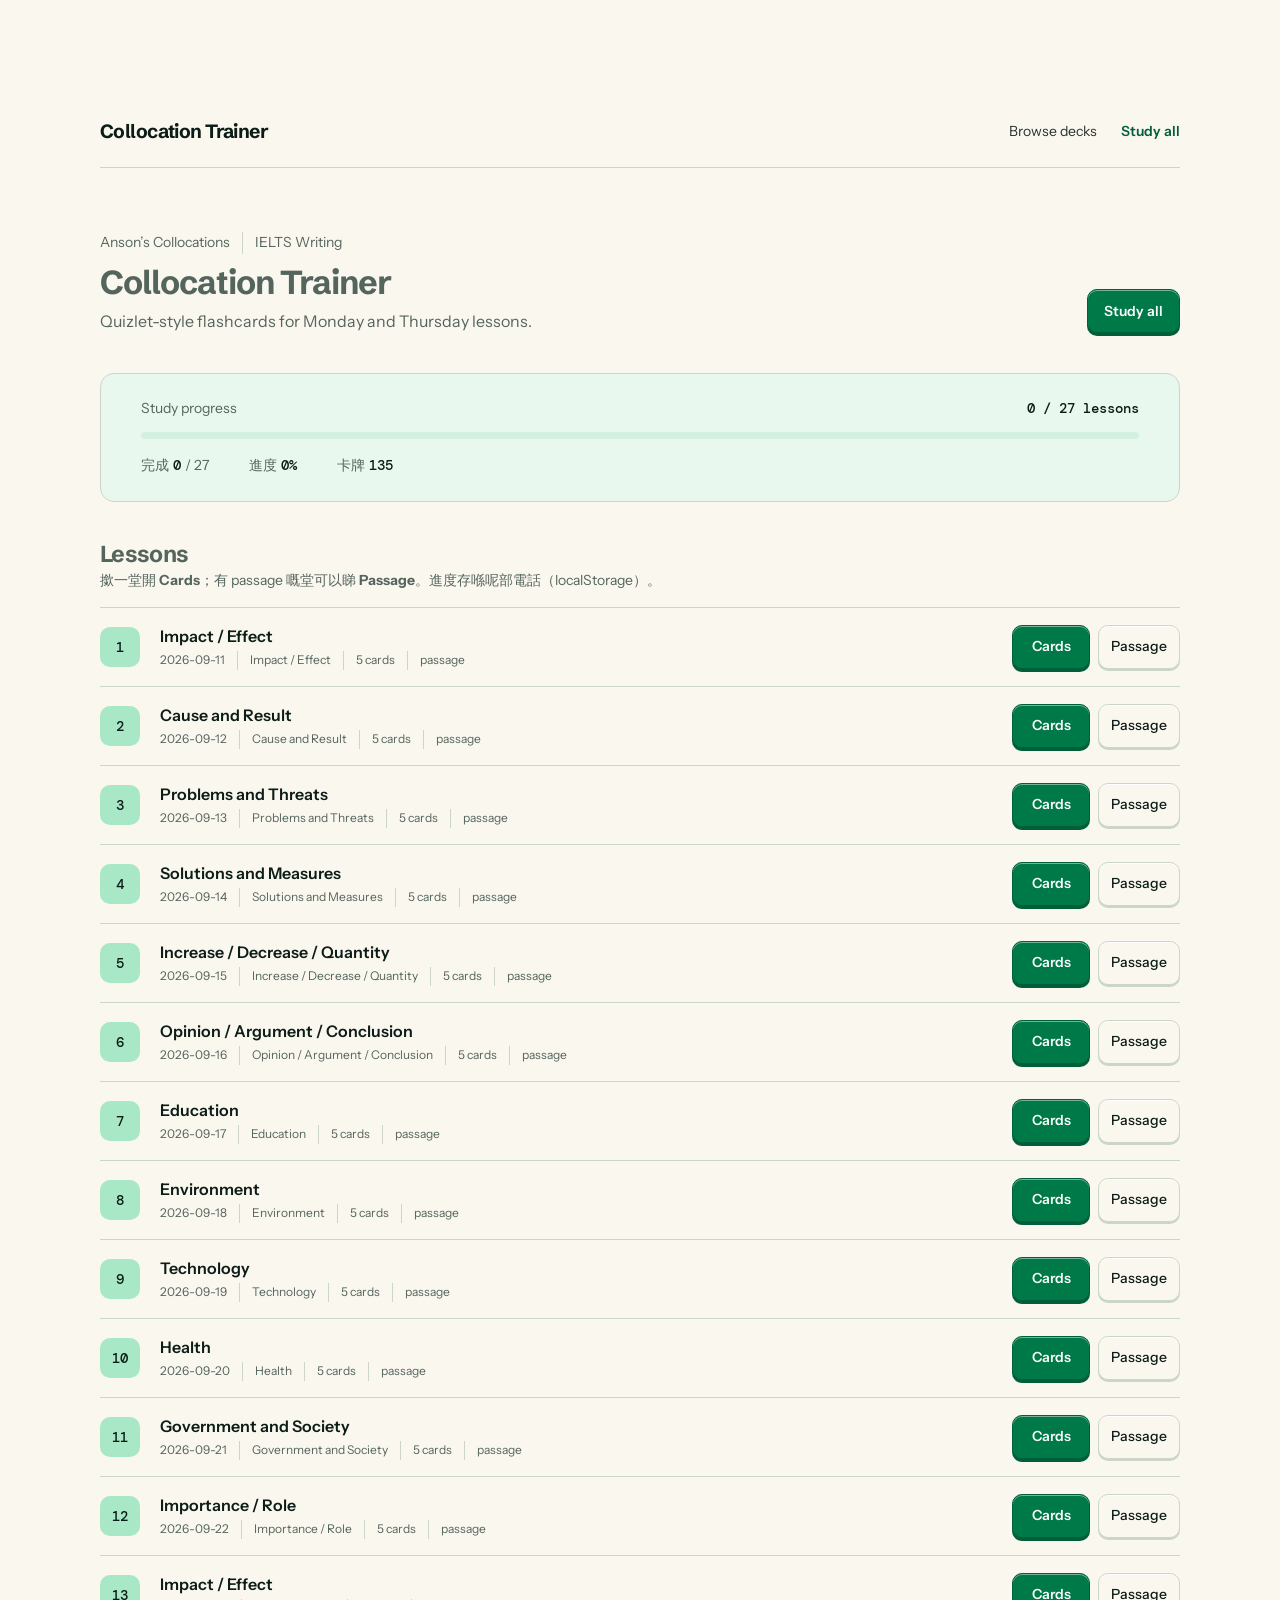
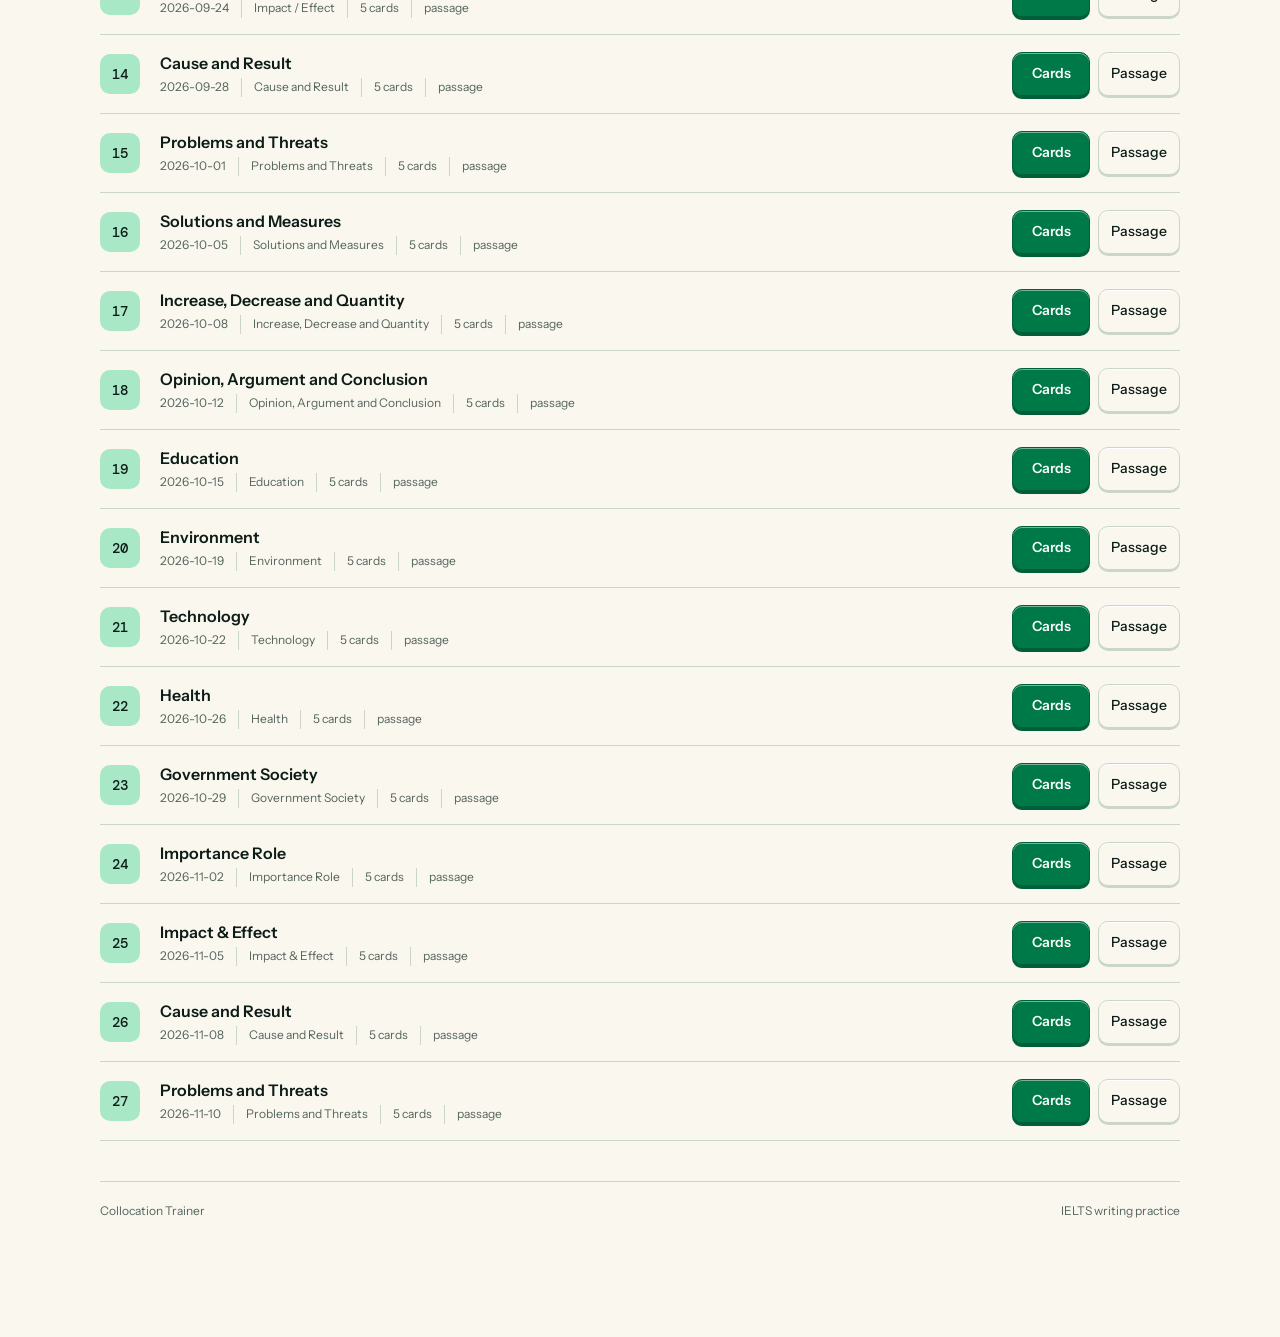
<file: docs/index.html>
<!DOCTYPE html>
<html lang="zh-Hant">
<head>
  <meta charset="UTF-8">
  <meta name="viewport" content="width=device-width, initial-scale=1, viewport-fit=cover">
  <meta name="description" content="Study IELTS collocations with flashcards, lesson notes and reading passages.">
  <meta name="apple-mobile-web-app-capable" content="yes">
  <title>Collocation Trainer: Anson’s Collocations</title>
  <link rel="preconnect" href="https://fonts.googleapis.com">
  <link rel="preconnect" href="https://fonts.gstatic.com" crossorigin>
  <link href="https://fonts.googleapis.com/css2?family=DM+Mono:wght@400;500&family=Instrument+Sans:wght@400;500;600&family=Schibsted+Grotesk:wght@600;700&display=swap" rel="stylesheet">
  <link rel="stylesheet" href="styles.css">
</head>
<body data-page="hub">
  <div class="wrap">
    <div id="app" class="loading-shell">
      <p class="status" role="status" aria-live="polite">載入卡牌中…</p>
      <div class="loading-preview" aria-hidden="true"><span></span><span></span><span></span></div>
    </div>
  </div>
  <script src="app.js"></script>
</body>
</html>
</file>
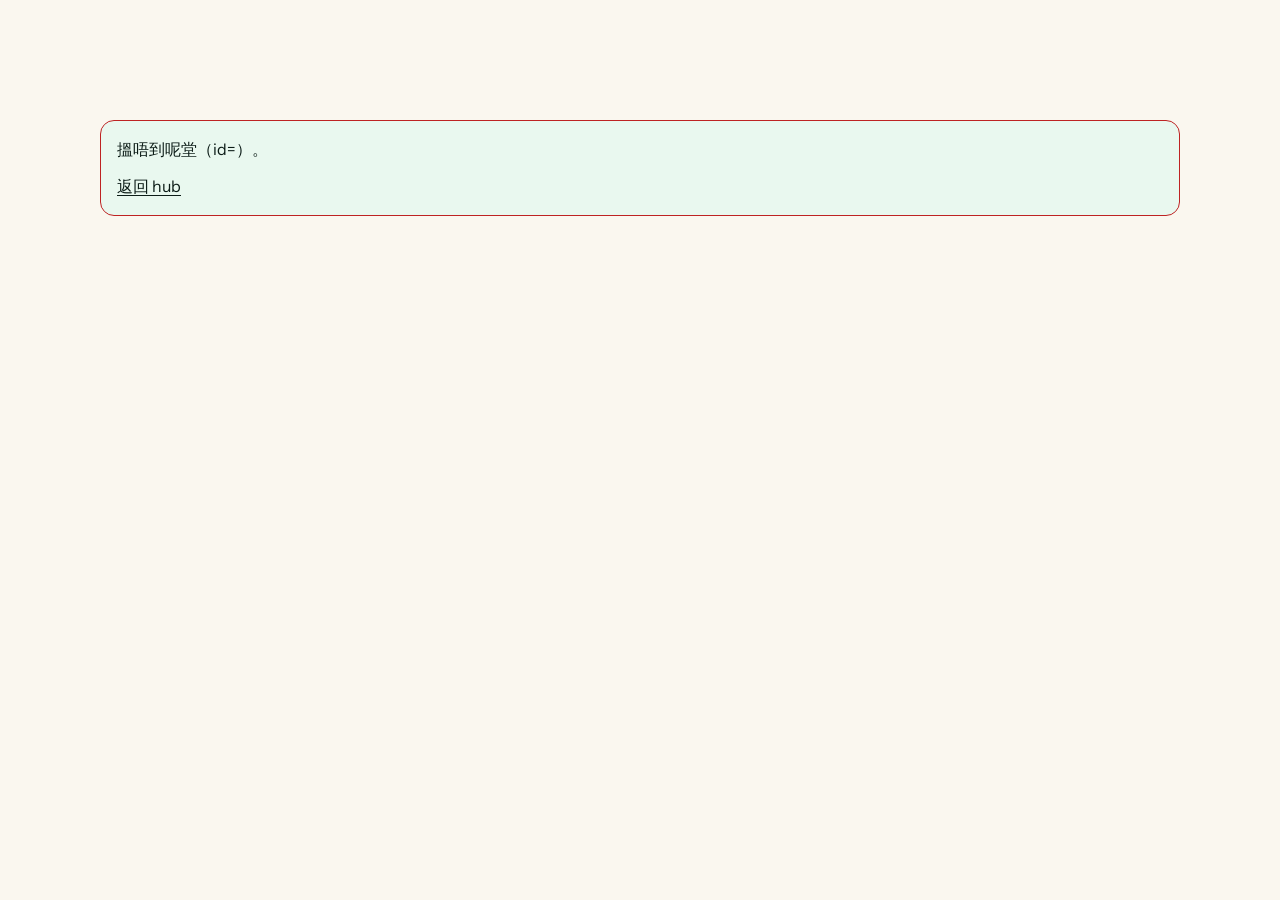
<file: docs/study.html>
<!DOCTYPE html>
<html lang="zh-Hant">
<head>
  <meta charset="UTF-8">
  <meta name="viewport" content="width=device-width, initial-scale=1, viewport-fit=cover">
  <meta name="description" content="Study IELTS collocations with flashcards, lesson notes and reading passages.">
  <meta name="apple-mobile-web-app-capable" content="yes">
  <title>Flashcards: Collocation Trainer</title>
  <link rel="preconnect" href="https://fonts.googleapis.com">
  <link rel="preconnect" href="https://fonts.gstatic.com" crossorigin>
  <link href="https://fonts.googleapis.com/css2?family=DM+Mono:wght@400;500&family=Instrument+Sans:wght@400;500;600&family=Schibsted+Grotesk:wght@600;700&display=swap" rel="stylesheet">
  <link rel="stylesheet" href="styles.css">
</head>
<body data-page="study">
  <div class="wrap study-wrap">
    <div id="app" class="loading-shell">
      <p class="status" role="status" aria-live="polite">載入卡牌中…</p>
      <div class="loading-preview loading-card" aria-hidden="true"><span></span><span></span><span></span></div>
    </div>
  </div>
  <script src="app.js"></script>
</body>
</html>
</file>
<file: docs/styles.css>
/* Hallmark · shape: app screen · genre: modern-minimal · theme: Dose (deal 1/3, seed collocation-study-app-browsing-ea13·6677455d·2026-11-11·r0) · redesign: full
 * nav: compact topbar · signature: the active collocation on a study card · states: loading, error, full · dose: white/night
 * axes: light/grotesk-sans/chromatic-green · posture: committed · contrast: pass · v2.0.0 */
/* Hallmark · pre-emit critique: P5 H5 E4 S5 R5 V4 · weakest: E, focus and reduced-motion states are explicit */
@import url("./tokens.css");
@import url("./base.css");

body {
  min-height: 100vh;
  min-height: 100dvh;
  padding: 0;
  background: var(--color-paper);
}

.wrap {
  width: min(calc(100% - 48px), 1080px);
  max-width: 1080px;
  margin-inline: auto;
}

.app-shell {
  min-height: 100vh;
  min-height: 100dvh;
  display: flex;
  flex-direction: column;
}

.app-topbar,
.study-top {
  display: grid;
  grid-template-columns: minmax(0, 1fr) auto;
  align-items: center;
  gap: var(--space-lg);
  min-height: 72px;
  border-bottom: 1px solid var(--color-rule);
}

.wordmark {
  width: fit-content;
  color: var(--color-ink);
  font: 700 var(--text-lg)/1.1 var(--font-display);
  letter-spacing: var(--tracking-display);
  text-decoration: none;
}

.wordmark:hover,
.study-back:hover,
.study-footer a:hover,
.app-nav a:hover {
  color: var(--color-accent-deep);
  text-decoration: underline;
  text-underline-offset: 0.22em;
}

.app-nav {
  display: flex;
  align-items: center;
  gap: var(--space-lg);
}

.app-nav a,
.study-back,
.study-footer a {
  min-height: 44px;
  display: inline-flex;
  align-items: center;
  color: var(--color-ink-2);
  font-size: var(--text-sm);
  text-decoration: none;
}

.app-nav .nav-action {
  color: var(--color-accent-deep);
  font-weight: 600;
}

.hub-overview {
  padding-block: var(--space-2xl) var(--space-xl);
}

.hub-heading {
  display: flex;
  align-items: end;
  justify-content: space-between;
  gap: var(--space-xl);
  padding-bottom: var(--space-xl);
}

.brand-line {
  display: flex;
  gap: var(--space-sm);
  margin-bottom: var(--space-sm);
  color: var(--color-muted);
  font-size: var(--text-sm);
}

.brand-line span + span {
  padding-left: var(--space-sm);
  border-left: 1px solid var(--color-rule);
}

.hub-title-group h1 {
  max-width: 18ch;
  margin-bottom: var(--space-xs);
  font-size: var(--text-display);
}

.hub-intro {
  color: var(--color-muted);
  font-size: var(--text-md);
}

.btn {
  min-height: 44px;
  padding: 0 var(--space-md);
  display: inline-flex;
  align-items: center;
  justify-content: center;
  gap: var(--space-xs);
  border: 1px solid var(--color-rule);
  border-radius: var(--radius-input);
  background: var(--color-paper);
  color: var(--color-ink);
  font: 500 var(--text-sm)/1.2 var(--font-body);
  text-decoration: none;
  cursor: pointer;
  box-shadow: inset 0 1px 0 var(--glint), 0 2px 0 var(--color-rule);
  transition: background-color var(--dur-micro) var(--ease-out), border-color var(--dur-micro) var(--ease-out), color var(--dur-micro) var(--ease-out), transform var(--dur-micro) var(--ease-out);
  -webkit-tap-highlight-color: transparent;
}

.btn:hover {
  background: var(--color-paper-2);
  border-color: var(--color-muted);
  text-decoration: none;
}

.btn:focus-visible,
a:focus-visible,
summary:focus-visible,
.qz-card:focus-visible {
  outline: 2px solid var(--color-focus);
  outline-offset: 3px;
}

.btn:active {
  transform: translateY(2px);
}

.btn:disabled,
.btn[aria-disabled="true"] {
  background: var(--color-paper-2);
  color: var(--color-muted);
  cursor: not-allowed;
  opacity: 0.55;
  box-shadow: none;
}

.btn-primary {
  border-color: var(--color-accent-deep);
  background: var(--color-accent);
  color: var(--color-accent-ink);
  box-shadow: inset 0 1px 0 color-mix(in oklab, var(--glint) 45%, transparent), 0 3px 0 var(--color-accent-deep);
  font-weight: 600;
}

.btn-primary:hover {
  border-color: var(--color-accent-deep);
  background: var(--color-accent-deep);
  color: var(--color-accent-ink);
}

.progress-panel {
  padding: var(--space-lg) var(--space-xl);
  border: 1px solid var(--color-rule);
  border-radius: var(--radius-card);
  background: var(--color-paper-2);
  color: var(--color-ink);
}

.progress-heading {
  display: flex;
  align-items: baseline;
  justify-content: space-between;
  gap: var(--space-md);
  color: var(--color-muted);
  font-size: var(--text-sm);
}

.progress-heading strong {
  color: var(--color-ink);
  font: 500 var(--text-sm)/1.4 var(--font-outlier);
  font-variant-numeric: tabular-nums;
}

.progress-wrap,
.study-progress {
  height: 7px;
  margin-top: var(--space-sm);
  overflow: clip;
  border-radius: var(--radius-pill);
  background: var(--color-paper-3);
}

.progress-bar {
  width: 100%;
  height: 100%;
  border-radius: inherit;
  background: var(--color-accent);
  transform: scaleX(0);
  transform-origin: left center;
  transition: transform var(--dur-short) var(--ease-out);
}

.stats-row {
  display: flex;
  flex-wrap: wrap;
  gap: var(--space-sm) var(--space-xl);
  margin-top: var(--space-md);
}

.stat-pill {
  display: inline-flex;
  align-items: baseline;
  gap: var(--space-2xs);
  color: var(--color-muted);
  font-size: var(--text-sm);
}

.stat-pill strong {
  color: var(--color-ink);
  font: 500 var(--text-sm)/1.3 var(--font-outlier);
  font-variant-numeric: tabular-nums;
}

.lesson-section {
  padding-bottom: var(--space-xl);
}

.section-heading {
  display: flex;
  align-items: end;
  justify-content: space-between;
  gap: var(--space-lg);
  margin-bottom: var(--space-md);
}

.section-heading h2 {
  margin-bottom: var(--space-2xs);
  font-size: var(--text-section);
}

.hint {
  color: var(--color-muted);
  font-size: var(--text-sm);
  line-height: 1.5;
}

.lesson-list {
  list-style: none;
  margin: 0;
  padding: 0;
  border-top: 1px solid var(--color-rule);
}

.lesson-row {
  display: grid;
  grid-template-columns: minmax(0, 1fr) auto;
  align-items: center;
  gap: var(--space-md);
  min-width: 0;
  padding: var(--space-sm) 0;
  border-bottom: 1px solid var(--color-rule);
}

.lesson-row.is-last {
  background: color-mix(in oklab, var(--color-accent-soft) 36%, transparent);
}

.lesson-row-main {
  min-width: 0;
  display: grid;
  grid-template-columns: 44px minmax(0, 1fr) auto;
  align-items: center;
  gap: var(--space-md);
  min-height: 54px;
  color: var(--color-ink);
  text-decoration: none;
}

.lesson-row-main:hover {
  text-decoration: none;
}

.lesson-num {
  width: 40px;
  height: 40px;
  display: grid;
  place-items: center;
  border-radius: var(--radius-input);
  background: var(--color-accent-soft);
  color: var(--color-ink);
  font: 500 var(--text-sm)/1 var(--font-outlier);
  font-variant-numeric: tabular-nums;
}

.lesson-body {
  min-width: 0;
}

.lesson-title {
  margin: 0 0 var(--space-3xs);
  color: var(--color-ink);
  font-size: var(--text-md);
  font-weight: 600;
  overflow-wrap: break-word;
}

.lesson-meta {
  display: flex;
  flex-wrap: wrap;
  align-items: center;
  gap: var(--space-2xs) var(--space-sm);
  margin: 0;
  color: var(--color-muted);
  font-size: var(--text-xs);
}

.lesson-meta span + span {
  padding-left: var(--space-sm);
  border-left: 1px solid var(--color-rule);
}

.lesson-flags {
  display: flex;
  align-items: center;
  gap: var(--space-xs);
}

.flag {
  min-height: 24px;
  padding: var(--space-2xs) var(--space-xs);
  display: inline-flex;
  align-items: center;
  border: 1px solid var(--color-rule);
  border-radius: var(--radius-pill);
  color: var(--color-muted);
  font-size: var(--text-xs);
  line-height: 1.2;
}

.flag.done {
  border-color: var(--color-accent-soft);
  background: var(--color-accent-soft);
  color: var(--color-ink);
}

.lesson-row-actions {
  display: flex;
  align-items: center;
  gap: var(--space-xs);
}

.btn-sm {
  min-width: 78px;
  padding-inline: var(--space-sm);
}

.app-footer,
.study-footer {
  min-height: 60px;
  margin-top: auto;
  display: flex;
  align-items: center;
  justify-content: space-between;
  gap: var(--space-md);
  border-top: 1px solid var(--color-rule);
  color: var(--color-muted);
  font-size: var(--text-xs);
}

.loading-shell {
  padding-block: var(--space-3xl);
  color: var(--color-muted);
}

.status {
  margin-bottom: var(--space-lg);
  color: var(--color-ink-2);
}

.loading-preview {
  display: grid;
  gap: var(--space-sm);
  max-width: 680px;
}

.loading-preview span {
  min-height: 68px;
  border: 1px solid var(--color-rule);
  border-radius: var(--radius-card);
  background: var(--color-paper-2);
}

.loading-preview span:first-child {
  min-height: 140px;
  background: var(--color-paper-3);
}

.loading-card {
  max-width: 760px;
}

.loading-card span:first-child {
  min-height: 360px;
}

.study-shell {
  width: 100%;
  max-width: 820px;
  min-height: 100vh;
  min-height: 100dvh;
  margin-inline: auto;
  display: flex;
  flex-direction: column;
}

.study-top {
  grid-template-columns: minmax(0, 1fr) minmax(0, 2fr) auto;
}

.study-heading {
  min-width: 0;
  padding-block: var(--space-sm);
  text-align: center;
}

.study-label {
  display: block;
  margin-bottom: var(--space-3xs);
  color: var(--color-muted);
  font-size: var(--text-xs);
}

.study-title {
  max-width: 36ch;
  margin-inline: auto;
  color: var(--color-ink);
  font: 600 var(--text-md)/1.2 var(--font-body);
  letter-spacing: 0;
  overflow-wrap: break-word;
}

.study-count {
  min-width: 64px;
  min-height: 40px;
  display: grid;
  place-content: center;
  color: var(--color-muted);
  font: 400 var(--text-sm)/1.35 var(--font-outlier);
  font-variant-numeric: tabular-nums;
  text-align: right;
}

.study-count strong {
  color: var(--color-ink);
  font: inherit;
  font-weight: 500;
}

.study-main {
  width: 100%;
  flex: 1;
  padding-block: var(--space-lg) var(--space-xl);
}

.study-progress {
  margin-top: var(--space-sm);
}

.qz-stage {
  perspective: 1200px;
  margin-top: var(--space-xl);
  touch-action: pan-y;
}

.qz-card {
  min-height: 390px;
  cursor: pointer;
  -webkit-tap-highlight-color: transparent;
}

.qz-inner {
  position: relative;
  min-height: 390px;
  transform-style: preserve-3d;
  transition: transform 420ms var(--ease-out);
}

.qz-card.is-flipped .qz-inner {
  transform: rotateY(180deg);
}

.qz-face {
  position: absolute;
  inset: 0;
  min-height: 390px;
  padding: clamp(var(--space-lg), 7vw, var(--space-3xl));
  display: flex;
  flex-direction: column;
  align-items: center;
  justify-content: center;
  backface-visibility: hidden;
  -webkit-backface-visibility: hidden;
  border: 1px solid var(--color-rule);
  border-radius: var(--radius-card);
  background: var(--color-paper-2);
  box-shadow: var(--shadow-card);
  text-align: center;
}

.qz-front {
  background: color-mix(in oklab, var(--color-paper-2) 72%, var(--color-accent-soft));
}

.qz-back {
  transform: rotateY(180deg);
  background: var(--color-paper-2);
}

.qz-meta {
  position: absolute;
  top: var(--space-lg);
  left: var(--space-lg);
  right: var(--space-lg);
  display: flex;
  flex-wrap: wrap;
  justify-content: center;
  gap: var(--space-xs);
  color: var(--color-muted);
  font-size: var(--text-xs);
}

.qz-meta span {
  padding: var(--space-2xs) var(--space-sm);
  border-radius: var(--radius-pill);
  background: var(--color-paper);
}

.qz-phrase {
  max-width: 22ch;
  color: var(--color-ink);
  font: 700 clamp(var(--text-xl), 4vw, var(--text-3xl))/1.15 var(--font-display);
  letter-spacing: var(--tracking-display);
  overflow-wrap: break-word;
  text-wrap: balance;
}

.qz-phrase-sm {
  max-width: 35ch;
  margin-top: var(--space-lg);
  color: var(--color-ink-2);
  font-size: var(--text-sm);
  font-weight: 600;
  overflow-wrap: break-word;
}

.qz-yue {
  max-width: 36ch;
  margin-top: var(--space-sm);
  color: var(--color-ink);
  font: 600 var(--text-xl)/1.45 var(--font-body);
  text-wrap: balance;
}

.qz-weak,
.qz-model {
  max-width: 60ch;
  margin-top: var(--space-md);
  color: var(--color-muted);
  font-size: var(--text-sm);
  line-height: 1.55;
}

.qz-weak strong {
  color: var(--color-ink);
  font-weight: 600;
}

.qz-model {
  color: var(--color-ink-2);
}

.qz-tap {
  margin-top: var(--space-xl);
  color: var(--color-muted);
  font-size: var(--text-xs);
}

.qz-actions,
.qz-toolbar,
.qz-end-actions,
.footer-actions {
  display: flex;
  flex-wrap: wrap;
  align-items: center;
  justify-content: center;
  gap: var(--space-sm);
}

.qz-actions {
  margin-top: var(--space-lg);
}

.qz-btn {
  min-width: 148px;
  min-height: 46px;
}

.qz-toolbar {
  margin-top: var(--space-md);
}

.qz-swipe-hint {
  margin-top: var(--space-lg);
  color: var(--color-muted);
  font-size: var(--text-xs);
  text-align: center;
}

.study-footer {
  margin-top: 0;
}

.study-end {
  justify-content: flex-start;
}

.qz-end-card {
  margin-block: var(--space-3xl);
  padding: clamp(var(--space-lg), 5vw, var(--space-3xl));
  border: 1px solid var(--color-rule);
  border-radius: var(--radius-card);
  background: var(--color-paper-2);
  color: var(--color-ink);
  box-shadow: var(--shadow-card);
  text-align: center;
}

.qz-end-card h2 {
  margin-bottom: var(--space-sm);
  font-size: var(--text-section);
}

.qz-end-stats {
  display: grid;
  grid-template-columns: repeat(3, minmax(0, 1fr));
  margin-block: var(--space-xl);
  border-block: 1px solid var(--color-rule);
}

.qz-end-stat {
  min-height: 88px;
  padding: var(--space-md);
  display: grid;
  align-content: center;
  gap: var(--space-2xs);
  color: var(--color-muted);
  font-size: var(--text-xs);
}

.qz-end-stat + .qz-end-stat {
  border-left: 1px solid var(--color-rule);
}

.qz-end-stat strong {
  color: var(--color-ink);
  font: 500 var(--text-xl)/1.2 var(--font-outlier);
  font-variant-numeric: tabular-nums;
}

.passage-shell {
  max-width: 900px;
}

.passage-main {
  width: 100%;
  max-width: 72ch;
  margin-inline: auto;
  padding-block: var(--space-xl);
}

.passage-card {
  padding-block: var(--space-md) var(--space-xl);
}

.passage-meta {
  display: flex;
  flex-wrap: wrap;
  gap: var(--space-xs) var(--space-md);
  margin-bottom: var(--space-md);
  color: var(--color-muted);
  font-size: var(--text-sm);
}

.passage-meta time {
  font-family: var(--font-outlier);
  font-variant-numeric: tabular-nums;
}

.passage-heading {
  margin-bottom: var(--space-lg);
  font-size: var(--text-section);
}

.passage-body {
  color: var(--color-ink-2);
  font-size: var(--text-md);
  line-height: 1.72;
}

.passage-body mark {
  padding-inline: 0.12em;
  border-radius: 3px;
  background: var(--color-accent-soft);
  color: var(--color-ink);
  font-weight: 600;
}

.passage-chips {
  display: flex;
  flex-wrap: wrap;
  gap: var(--space-xs);
  margin-top: var(--space-lg);
}

.passage-chip {
  min-height: 32px;
  padding: var(--space-2xs) var(--space-sm);
  display: inline-flex;
  align-items: center;
  border: 1px solid var(--color-rule);
  border-radius: var(--radius-pill);
  background: var(--color-paper-2);
  color: var(--color-ink-2);
  font-size: var(--text-xs);
}

.passage-tasks-sec {
  margin-top: var(--space-xl);
  padding-top: var(--space-lg);
  border-top: 1px solid var(--color-rule);
}

.passage-task {
  border-bottom: 1px solid var(--color-rule);
}

.passage-task summary {
  min-height: 56px;
  padding-block: var(--space-sm);
  display: grid;
  grid-template-columns: 28px minmax(0, 1fr) 24px;
  align-items: center;
  gap: var(--space-sm);
  cursor: pointer;
  list-style: none;
  color: var(--color-ink);
}

.passage-task summary::-webkit-details-marker {
  display: none;
}

.passage-task summary::after {
  content: "+";
  color: var(--color-accent-deep);
  font: 500 var(--text-lg)/1 var(--font-body);
  text-align: center;
}

.passage-task[open] summary::after {
  content: "−";
}

.passage-task-num {
  color: var(--color-muted);
  font: 400 var(--text-sm)/1.2 var(--font-outlier);
  font-variant-numeric: tabular-nums;
}

.passage-task-ans {
  margin: 0 0 var(--space-md) 36px;
  padding: var(--space-md);
  border-radius: var(--radius-input);
  background: var(--color-paper-2);
  color: var(--color-ink-2);
  font-size: var(--text-sm);
  line-height: 1.55;
}

.label {
  display: block;
  margin-bottom: var(--space-2xs);
  color: var(--color-muted);
  font-size: var(--text-xs);
}

.passage-footer {
  justify-content: flex-start;
  margin-block: 0 var(--space-xl);
}

.error {
  margin-block: var(--space-lg);
  padding: var(--space-md);
  border: 1px solid var(--color-error);
  border-radius: var(--radius-card);
  background: var(--color-paper-2);
  color: var(--color-ink);
}

.error p {
  margin-top: var(--space-sm);
}

@media (max-width: 720px) {
  .wrap {
    width: min(calc(100% - 32px), 1080px);
  }

  .hub-overview {
    padding-top: var(--space-xl);
  }

  .hub-heading {
    align-items: flex-start;
    flex-direction: column;
    gap: var(--space-lg);
  }

  .progress-panel {
    padding: var(--space-md);
  }

  .lesson-row {
    grid-template-columns: minmax(0, 1fr);
    gap: var(--space-xs);
    padding-block: var(--space-sm);
  }

  .lesson-row-main {
    grid-template-columns: 40px minmax(0, 1fr);
    gap: var(--space-sm);
  }

  .lesson-flags {
    grid-column: 2;
    min-height: 24px;
  }

  .lesson-row-actions {
    grid-column: 2;
    padding-left: 0;
  }

  .study-top {
    grid-template-columns: auto minmax(0, 1fr) auto;
    gap: var(--space-sm);
    min-height: 64px;
  }

  .study-heading {
    text-align: left;
  }

  .study-title {
    margin-inline: 0;
  }

  .study-main {
    padding-top: var(--space-md);
  }

  .qz-stage {
    margin-top: var(--space-lg);
  }

  .qz-card,
  .qz-inner,
  .qz-face {
    min-height: 350px;
  }

  .qz-meta {
    top: var(--space-md);
    left: var(--space-md);
    right: var(--space-md);
  }

  .qz-actions {
    display: grid;
    grid-template-columns: repeat(2, minmax(0, 1fr));
  }

  .qz-btn {
    min-width: 0;
  }

  .passage-main {
    padding-block: var(--space-lg);
  }
}

@media (max-width: 440px) {
  .wrap {
    width: min(calc(100% - 24px), 1080px);
  }

  .app-topbar {
    min-height: 64px;
    gap: var(--space-sm);
  }

  .wordmark {
    font-size: var(--text-md);
  }

  .app-nav {
    gap: var(--space-sm);
  }

  .app-nav a {
    font-size: var(--text-xs);
  }

  .brand-line {
    flex-wrap: wrap;
    font-size: var(--text-xs);
  }

  .brand-line span + span {
    padding-left: var(--space-xs);
  }

  .hub-title-group h1 {
    font-size: var(--text-2xl);
  }

  .stats-row {
    gap: var(--space-xs) var(--space-md);
  }

  .lesson-meta {
    gap: var(--space-2xs) var(--space-xs);
    font-size: 0.72rem;
  }

  .lesson-meta span + span {
    padding-left: var(--space-xs);
  }

  .lesson-row-actions .btn {
    flex: 1;
  }

  .study-top {
    grid-template-columns: auto minmax(0, 1fr);
  }

  .study-count {
    grid-column: 2;
    min-height: 24px;
    margin-top: 0;
    justify-content: start;
    text-align: left;
  }

  .study-heading {
    grid-column: 2;
    grid-row: 1;
    padding-block: var(--space-xs);
  }

  .study-back {
    grid-column: 1;
    grid-row: 1 / span 2;
    font-size: var(--text-xs);
  }

  .qz-card,
  .qz-inner,
  .qz-face {
    min-height: 320px;
  }

  .qz-face {
    padding: var(--space-lg);
  }

  .qz-phrase {
    font-size: var(--text-2xl);
  }

  .qz-yue {
    font-size: var(--text-lg);
  }

  .qz-end-stats {
    margin-block: var(--space-lg);
  }

  .qz-end-stat {
    padding-inline: var(--space-xs);
  }

  .qz-end-stat strong {
    font-size: var(--text-lg);
  }

  .app-footer {
    font-size: 0.72rem;
  }
}

@media (pointer: coarse) {
  .btn,
  .app-nav a,
  .study-back,
  .study-footer a {
    min-height: 48px;
  }

  .passage-task summary {
    min-height: 60px;
  }
}
</file>
